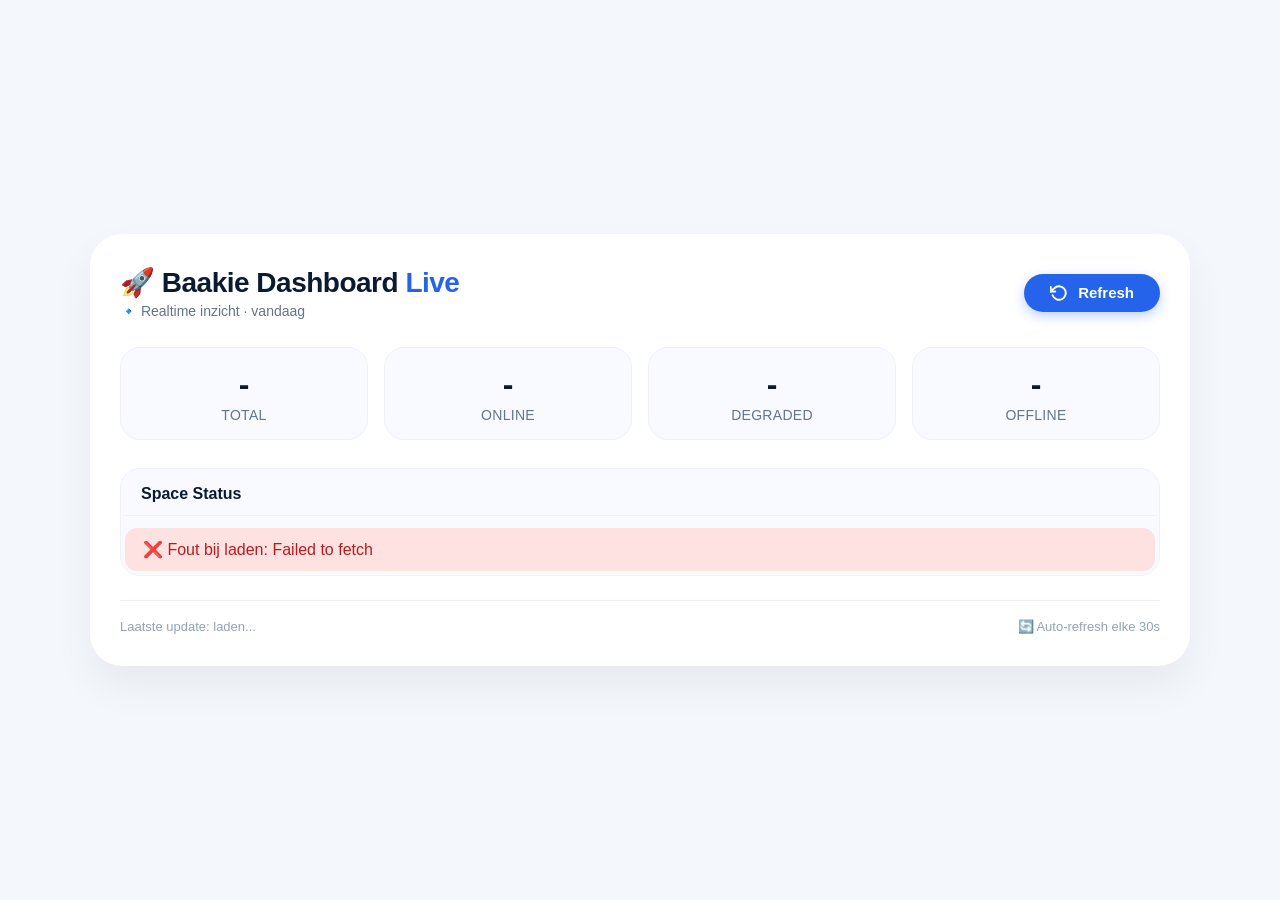
<file: index.html>
<!DOCTYPE html>
<html lang="nl">
<head>
    <meta charset="UTF-8" />
    <meta name="viewport" content="width=device-width, initial-scale=1.0" />
    <title>Baakie Dashboard Live</title>
    <link rel="stylesheet" href="style.css" />
</head>
<body>
<div class="dashboard">
    <div class="header">
        <div>
            <h1>🚀 Baakie Dashboard <span>Live</span></h1>
            <div class="sub">🔹 Realtime inzicht · vandaag</div>
        </div>
        <button class="refresh-btn" onclick="loadData()">
            <svg viewBox="0 0 24 24">
                <path d="M1 4v6h6" />
                <path d="M3.51 15a9 9 0 1 0 2.13-9.36L1 10" />
            </svg>
            Refresh
        </button>
    </div>
    <div class="stats" id="stats">
        <div class="stat"><div class="number" id="total">-</div><div class="label">Total</div></div>
        <div class="stat"><div class="number" id="online">-</div><div class="label">Online</div></div>
        <div class="stat"><div class="number" id="degraded">-</div><div class="label">Degraded</div></div>
        <div class="stat"><div class="number" id="offline">-</div><div class="label">Offline</div></div>
    </div>
    <div class="table-wrap">
        <h3>Space Status</h3>
        <div id="tableContainer">Loading...</div>
    </div>
    <div class="footer">
        <span id="timestamp">Laatste update: laden...</span>
        <span>🔄 Auto-refresh elke 30s</span>
    </div>
</div>
<script src="script.js"></script>
</body>
</html>
</file>
<file: style.css>
* { margin: 0; padding: 0; box-sizing: border-box; }
body {
    font-family: 'Segoe UI', Tahoma, Geneva, Verdana, sans-serif;
    background: #f4f7fc;
    padding: 24px;
    min-height: 100vh;
    display: flex;
    justify-content: center;
    align-items: center;
}
.dashboard {
    max-width: 1100px;
    width: 100%;
    background: white;
    border-radius: 32px;
    padding: 32px 30px;
    box-shadow: 0 20px 40px rgba(0, 0, 0, 0.06);
}
.header {
    display: flex;
    justify-content: space-between;
    align-items: center;
    flex-wrap: wrap;
    gap: 16px;
    margin-bottom: 28px;
}
.header h1 {
    font-size: 28px;
    font-weight: 700;
    color: #0b1a33;
    letter-spacing: -0.5px;
}
.header h1 span {
    color: #2563eb;
}
.header .sub {
    font-size: 14px;
    color: #64748b;
    margin-top: 4px;
}
.refresh-btn {
    background: #2563eb;
    border: none;
    color: white;
    padding: 10px 26px;
    border-radius: 60px;
    font-weight: 600;
    font-size: 15px;
    display: inline-flex;
    align-items: center;
    gap: 10px;
    cursor: pointer;
    transition: 0.2s;
    box-shadow: 0 4px 12px rgba(37, 99, 235, 0.3);
}
.refresh-btn:hover {
    background: #1d4ed8;
    transform: scale(1.02);
}
.refresh-btn:active {
    transform: scale(0.94);
}
.refresh-btn svg {
    width: 18px;
    height: 18px;
    fill: none;
    stroke: currentColor;
    stroke-width: 2.5;
    stroke-linecap: round;
    stroke-linejoin: round;
}
.stats {
    display: grid;
    grid-template-columns: repeat(auto-fit, minmax(150px, 1fr));
    gap: 16px;
    margin-bottom: 28px;
}
.stat {
    background: #f9faff;
    border-radius: 20px;
    padding: 18px 16px 16px;
    text-align: center;
    border: 1px solid #eef2f8;
}
.stat .number {
    font-size: 32px;
    font-weight: 700;
    color: #0b1a33;
}
.stat .label {
    font-size: 14px;
    font-weight: 500;
    color: #64748b;
    margin-top: 4px;
    text-transform: uppercase;
    letter-spacing: 0.3px;
}
.table-wrap {
    background: #f9faff;
    border-radius: 20px;
    padding: 16px 4px 4px 4px;
    border: 1px solid #eef2f8;
    overflow-x: auto;
}
.table-wrap h3 {
    font-size: 16px;
    font-weight: 600;
    color: #0b1a33;
    padding: 0 16px 12px 16px;
    border-bottom: 1px solid #eef2f8;
}
table {
    width: 100%;
    border-collapse: collapse;
    font-size: 14px;
    min-width: 340px;
}
th {
    text-align: left;
    padding: 14px 16px 10px 16px;
    font-weight: 600;
    color: #1e293b;
    font-size: 13px;
    text-transform: uppercase;
    border-bottom: 1px solid #e2e8f0;
}
td {
    padding: 12px 16px;
    border-bottom: 1px solid #eef2f8;
    color: #0f172a;
    font-weight: 500;
}
tr:last-child td {
    border-bottom: none;
}
.badge {
    padding: 4px 14px;
    border-radius: 40px;
    font-size: 12px;
    font-weight: 600;
    display: inline-flex;
    align-items: center;
    gap: 6px;
}
.badge.online {
    background: #d1fae5;
    color: #065f46;
}
.badge.degraded {
    background: #fef3c7;
    color: #92400e;
}
.badge.offline {
    background: #f8d7da;
    color: #721c24;
}
.status-dot {
    display: inline-block;
    width: 10px;
    height: 10px;
    border-radius: 50%;
}
.status-dot.online { background: #22c55e; }
.status-dot.degraded { background: #f59e0b; }
.status-dot.offline { background: #ef4444; }
.footer {
    display: flex;
    justify-content: space-between;
    align-items: center;
    flex-wrap: wrap;
    gap: 12px;
    margin-top: 24px;
    padding-top: 18px;
    border-top: 1px solid #eef2f8;
    font-size: 13px;
    color: #94a3b8;
}
.footer .timestamp {
    background: #f1f5f9;
    padding: 4px 16px;
    border-radius: 40px;
}
.error {
    color: #b91c1c;
    background: #fee2e2;
    padding: 12px 18px;
    border-radius: 12px;
    margin-top: 12px;
}
@media (max-width: 600px) {
    .dashboard { padding: 20px 16px; }
    .header h1 { font-size: 22px; }
}
</file>
